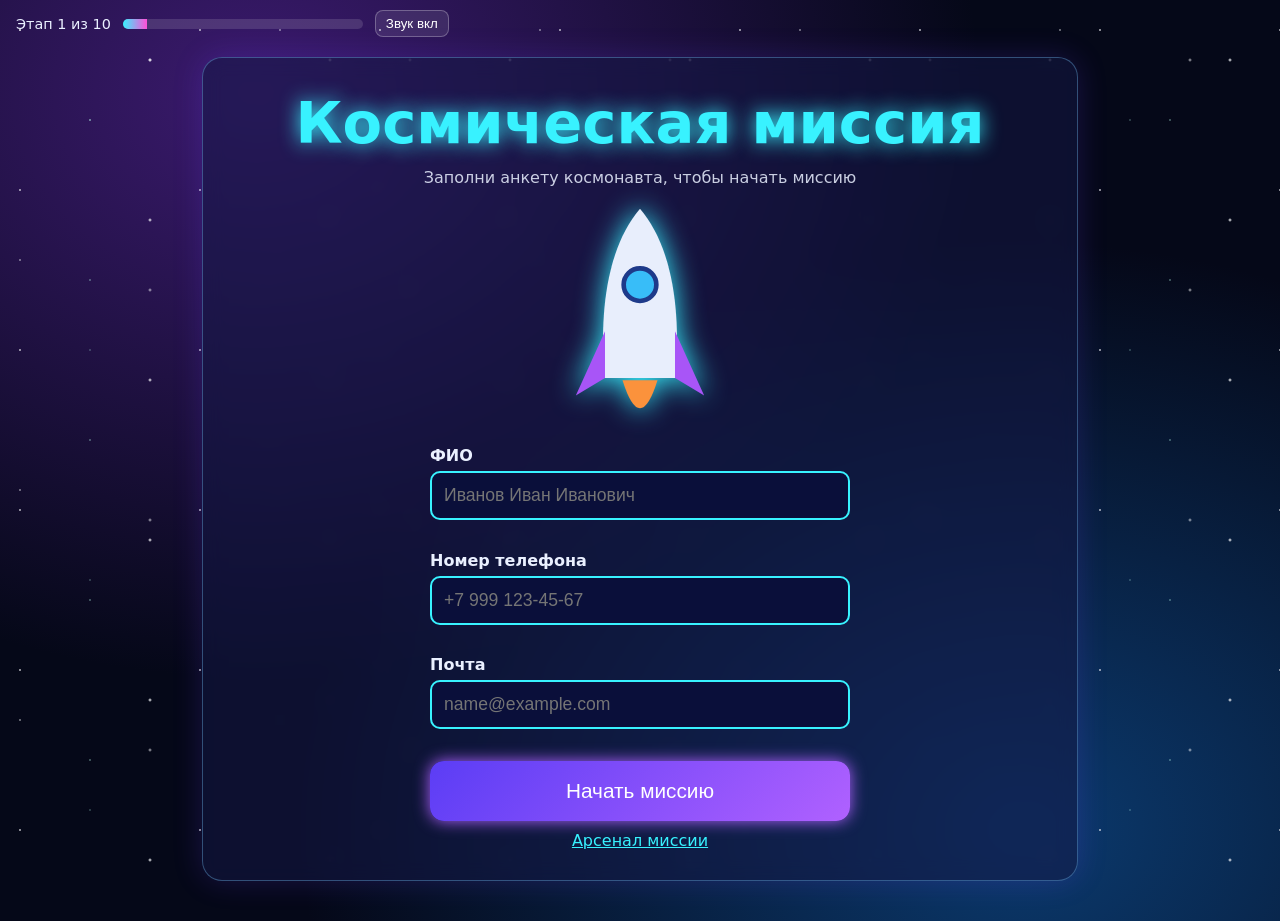
<file: Cosmic_game/index.html>
<!DOCTYPE html>
<html lang="ru">
    <head>
        <meta charset="utf-8">
        <meta name="viewport" content="width=device-width,initial-scale=1">
        <title>Главный экран — Космическая миссия</title>
        <link rel="stylesheet" href="style.css">
    </head>
    <body data-page="index">
        <main id="app"></main>
        <div id="toast" role="status" aria-live="polite"></div>
        <script src="game.js"></script>
    </body>
</html>
</file>
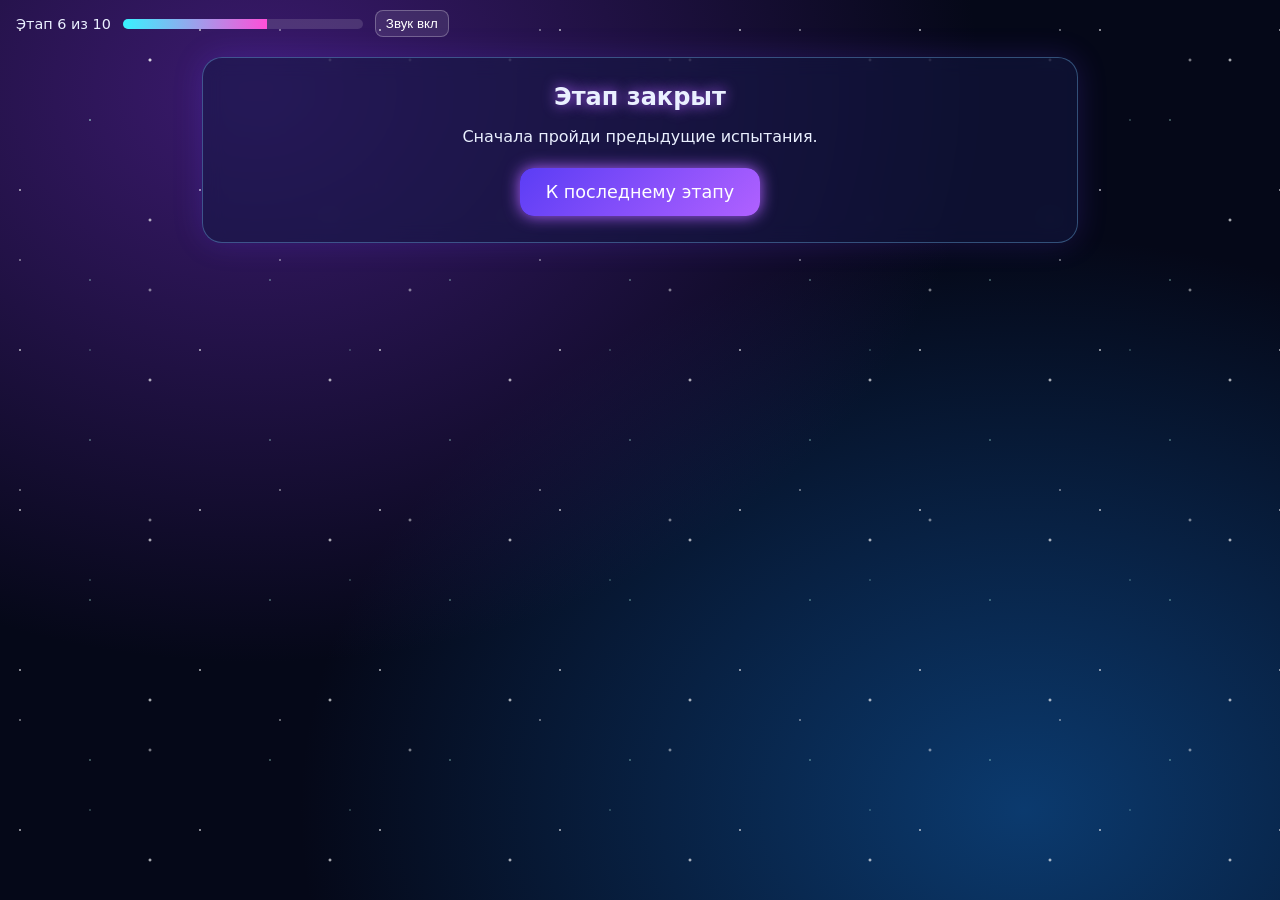
<file: Cosmic_game/alien.html>
<!DOCTYPE html>
<html lang="ru">
    <head>
        <meta charset="utf-8">
        <meta name="viewport" content="width=device-width,initial-scale=1">
        <title>Контакт — Космическая миссия</title>
        <link rel="stylesheet" href="style.css">
    </head>
    <body data-page="alien">
        <main id="app"></main>
        <div id="toast" role="status" aria-live="polite"></div>
        <script src="game.js"></script>
    </body>
</html>
</file>
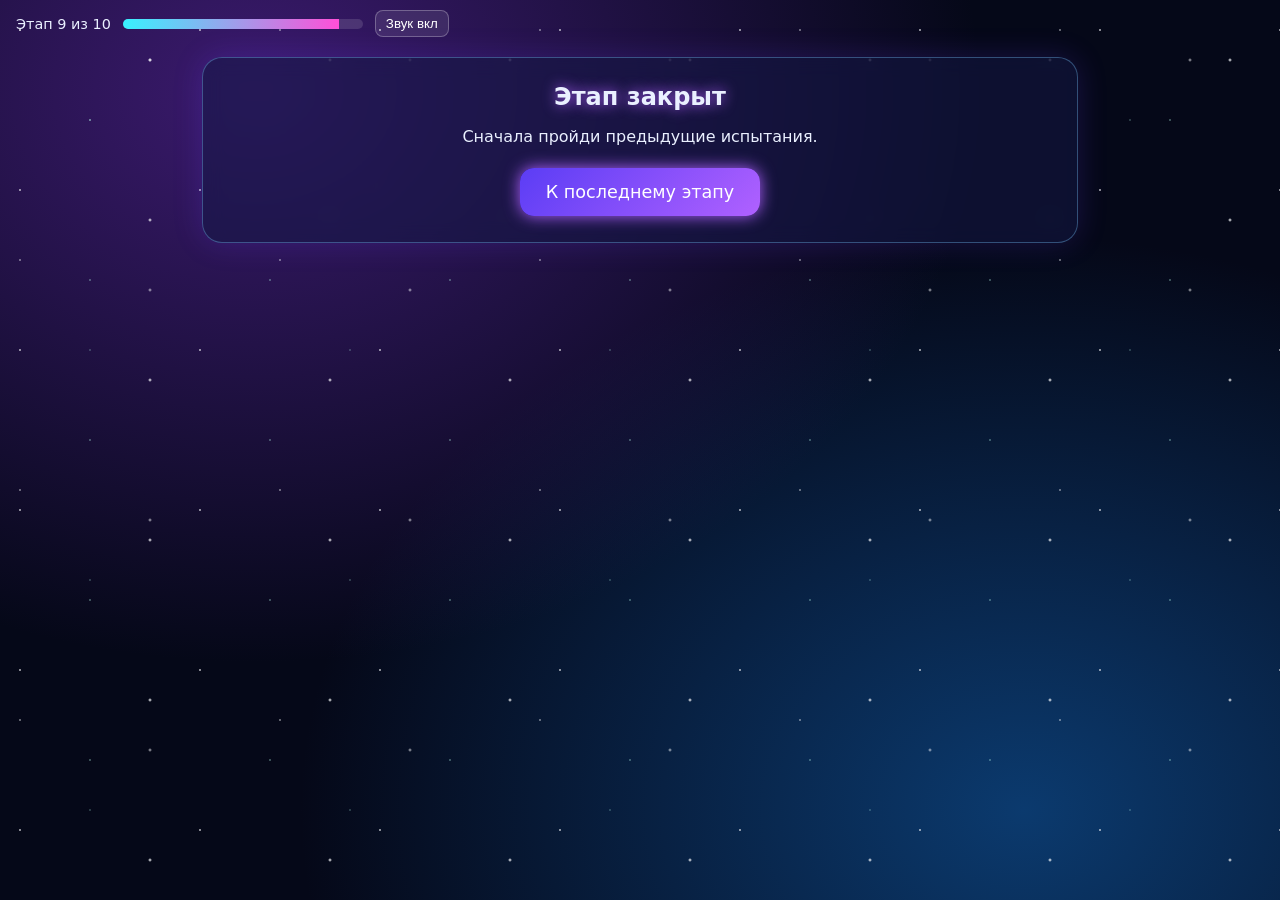
<file: Cosmic_game/boss.html>
<!DOCTYPE html>
<html lang="ru">
    <head>
        <meta charset="utf-8">
        <meta name="viewport" content="width=device-width,initial-scale=1">
        <title>Финальная битва — Космическая миссия</title>
        <link rel="stylesheet" href="style.css">
    </head>
    <body data-page="boss">
        <main id="app"></main>
        <div id="toast" role="status" aria-live="polite"></div>
        <script src="game.js"></script>
    </body>
</html>
</file>
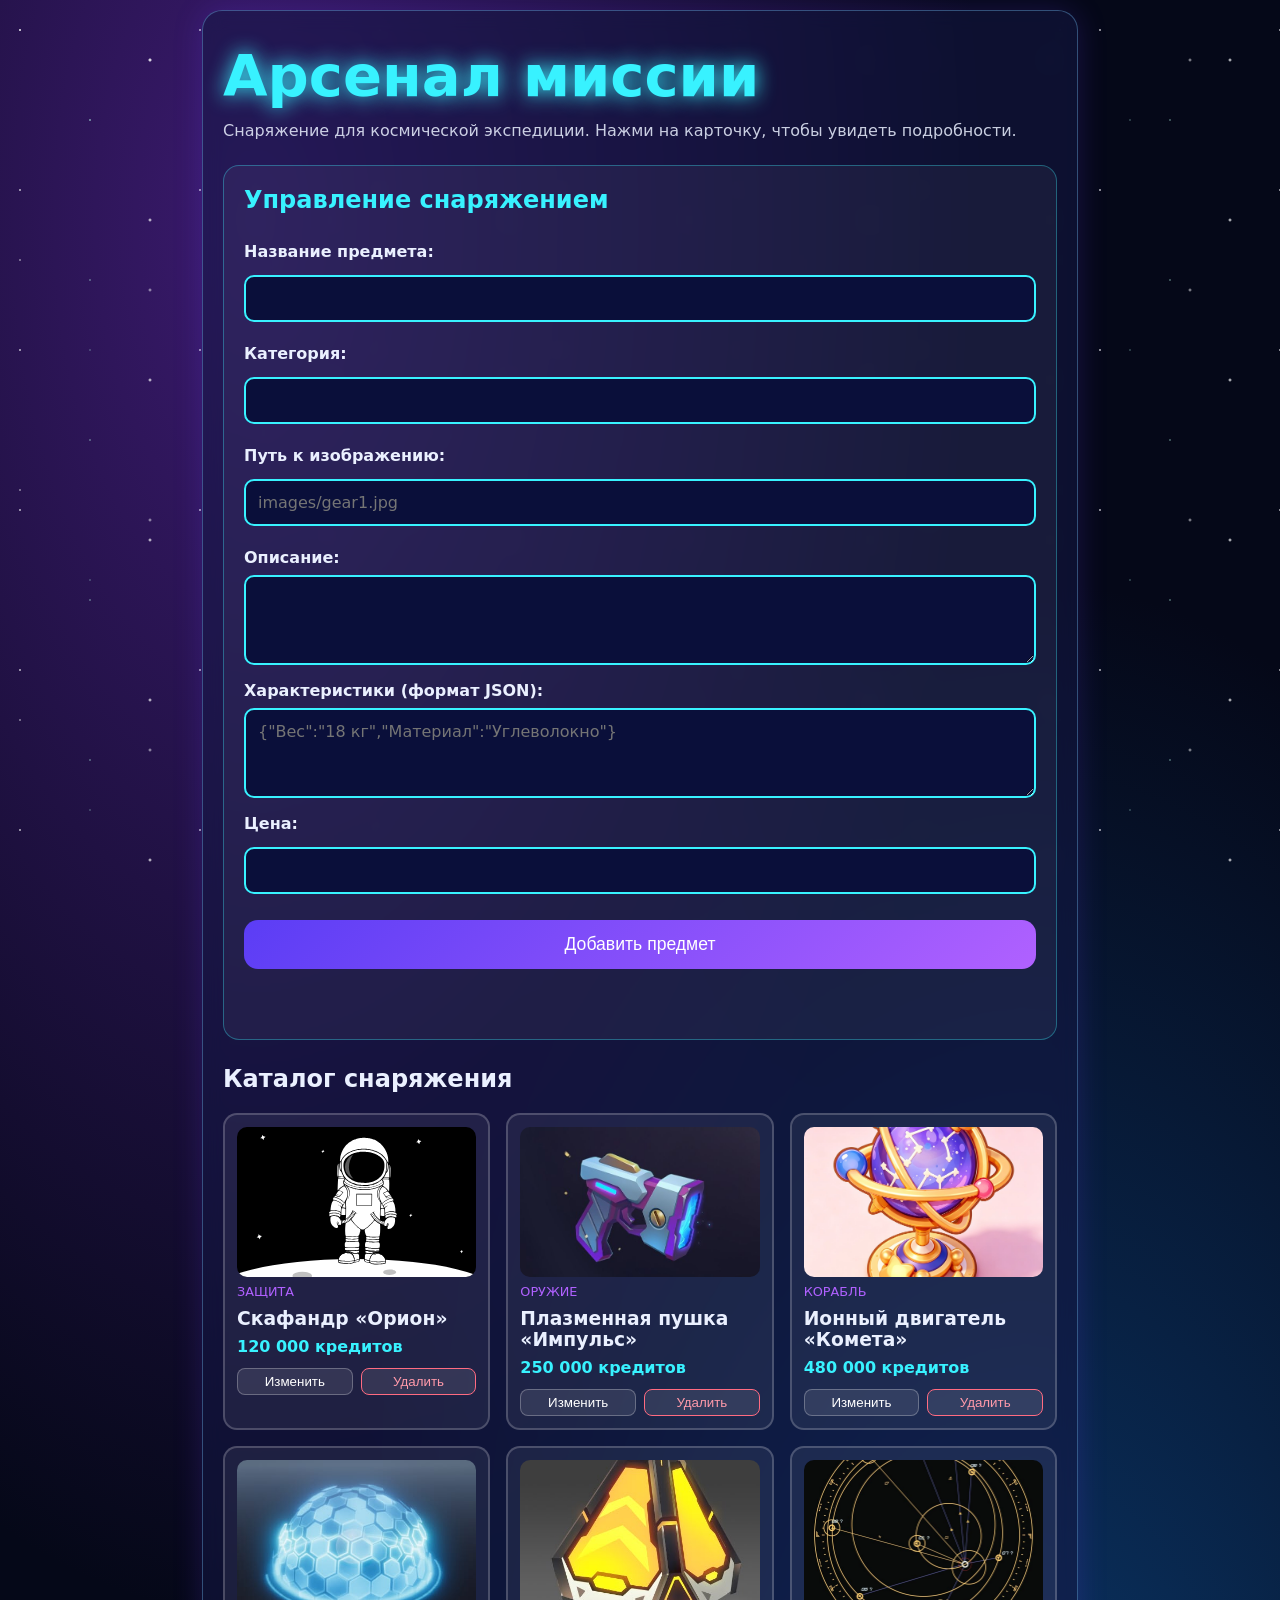
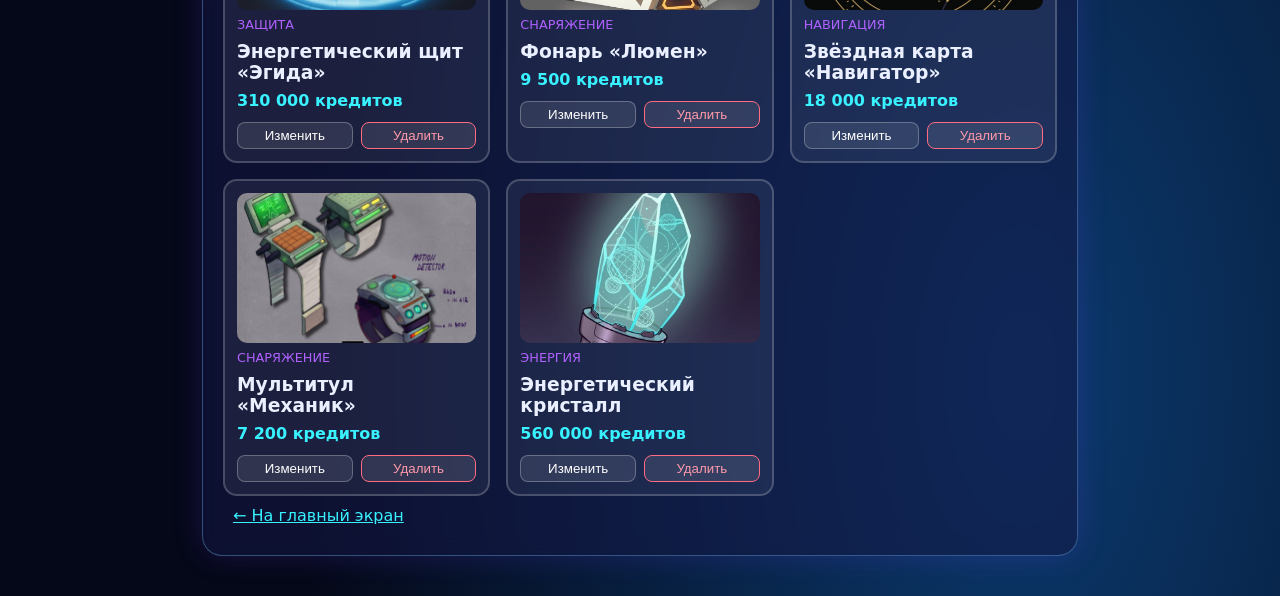
<file: Cosmic_game/catalog.html>
<!DOCTYPE html>
<html lang="ru">
<head>
  <meta charset="utf-8">
  <meta name="viewport" content="width=device-width,initial-scale=1">
  <title>Арсенал миссии — Космическая миссия</title>
  <link rel="stylesheet" href="style.css">
</head>
<body>
  <main id="app">
    <section class="panel">
      <h1 class="title">Арсенал миссии</h1>
      <p class="sub">
        Снаряжение для космической экспедиции.
        Нажми на карточку, чтобы увидеть подробности.
      </p>

      <!-- Форма добавления и редактирования -->
      <section class="gear-manager">
        <h2>Управление снаряжением</h2>

        <form id="gearForm">
          <input type="hidden" id="gearId">

          <label for="gearName">Название предмета:</label>
          <input type="text" id="gearName" required>

          <label for="gearCategory">Категория:</label>
          <input type="text" id="gearCategory" required>

          <label for="gearImage">Путь к изображению:</label>
          <input type="text" id="gearImage" placeholder="images/gear1.jpg" required>

          <label for="gearDescription">Описание:</label>
          <textarea id="gearDescription" required></textarea>

          <label for="gearSpecs">Характеристики (формат JSON):</label>
          <textarea id="gearSpecs" required placeholder='{"Вес":"18 кг","Материал":"Углеволокно"}'></textarea>

          <label for="gearPrice">Цена:</label>
          <input type="number" id="gearPrice" min="0" required>

          <button type="submit" class="btn" id="saveGear">
            Добавить предмет
          </button>

          <button type="button" class="mini hidden" id="cancelEdit">
            Отменить редактирование
          </button>
        </form>

        <p id="formMessage" class="err"></p>
      </section>

      <h2>Каталог снаряжения</h2>
      <div id="gearList" class="catalog-grid"></div>

      <a class="link" href="index.html">← На главный экран</a>
    </section>
  </main>

  <!-- Модальное окно с подробностями -->
  <div id="detailSection" class="modal hidden">
    <div class="modal-box">
      <button id="closeDetail" class="mini" aria-label="Закрыть">
        Закрыть ✕
      </button>
      <div id="detailCard"></div>
    </div>
  </div>

  <script src="gear-data.js"></script>
  <script src="catalog.js"></script>
</body>
</html>
</file>
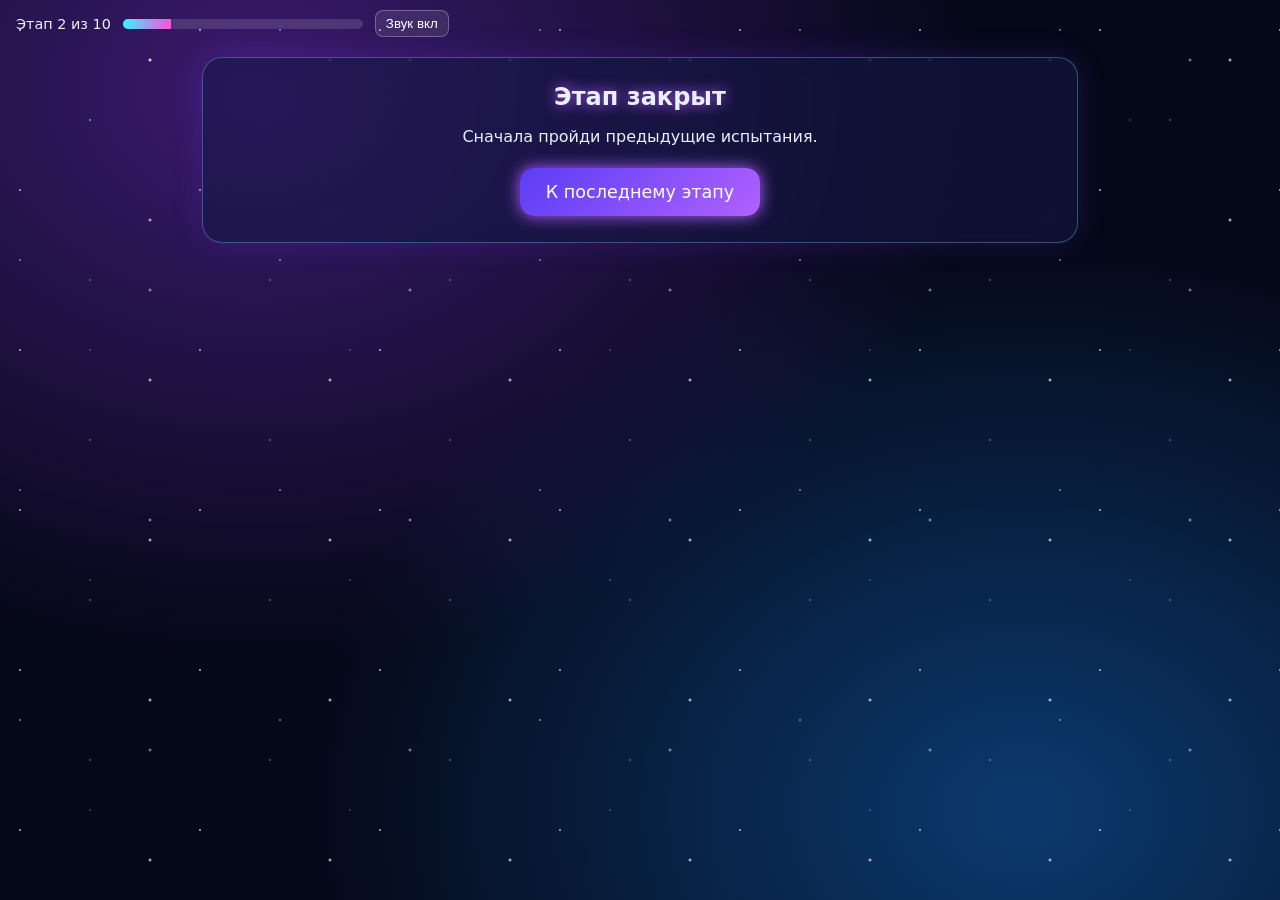
<file: Cosmic_game/customization.html>
<!DOCTYPE html>
<html lang="ru">
    <head>
        <meta charset="utf-8">
        <meta name="viewport" content="width=device-width,initial-scale=1">
        <title>Кастомизация — Космическая миссия</title>
        <link rel="stylesheet" href="style.css">
    </head>
    <body data-page="customization">
        <main id="app"></main>
        <div id="toast" role="status" aria-live="polite"></div>
        <script src="game.js"></script>
    </body>
</html>
</file>
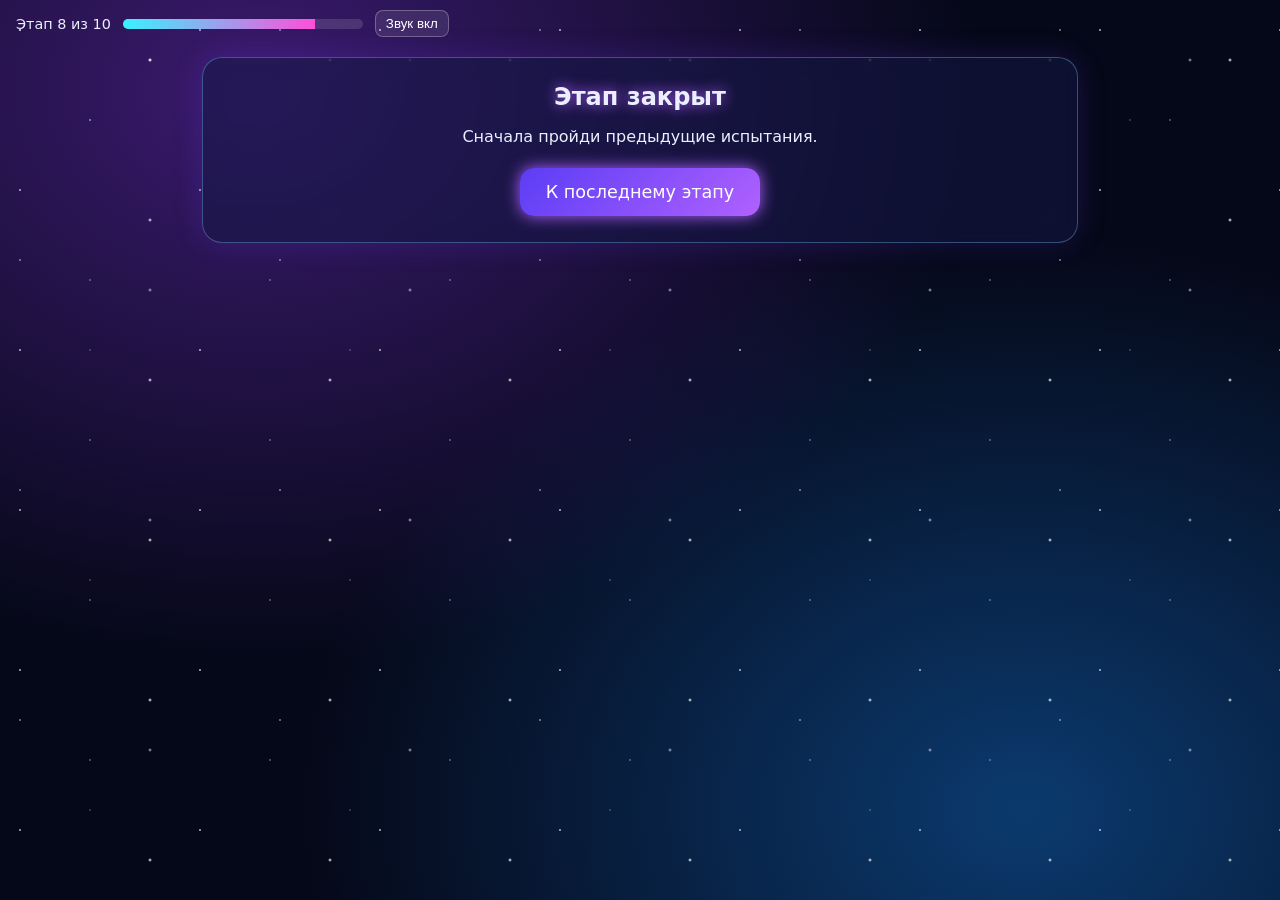
<file: Cosmic_game/darkroom.html>
<!DOCTYPE html>
<html lang="ru">
    <head>
        <meta charset="utf-8">
        <meta name="viewport" content="width=device-width,initial-scale=1">
        <title>Тёмная комната — Космическая миссия</title>
        <link rel="stylesheet" href="style.css">
    </head>
    <body data-page="darkroom">
        <main id="app"></main>
        <div id="toast" role="status" aria-live="polite"></div>
        <script src="game.js"></script>
    </body>
</html>
</file>
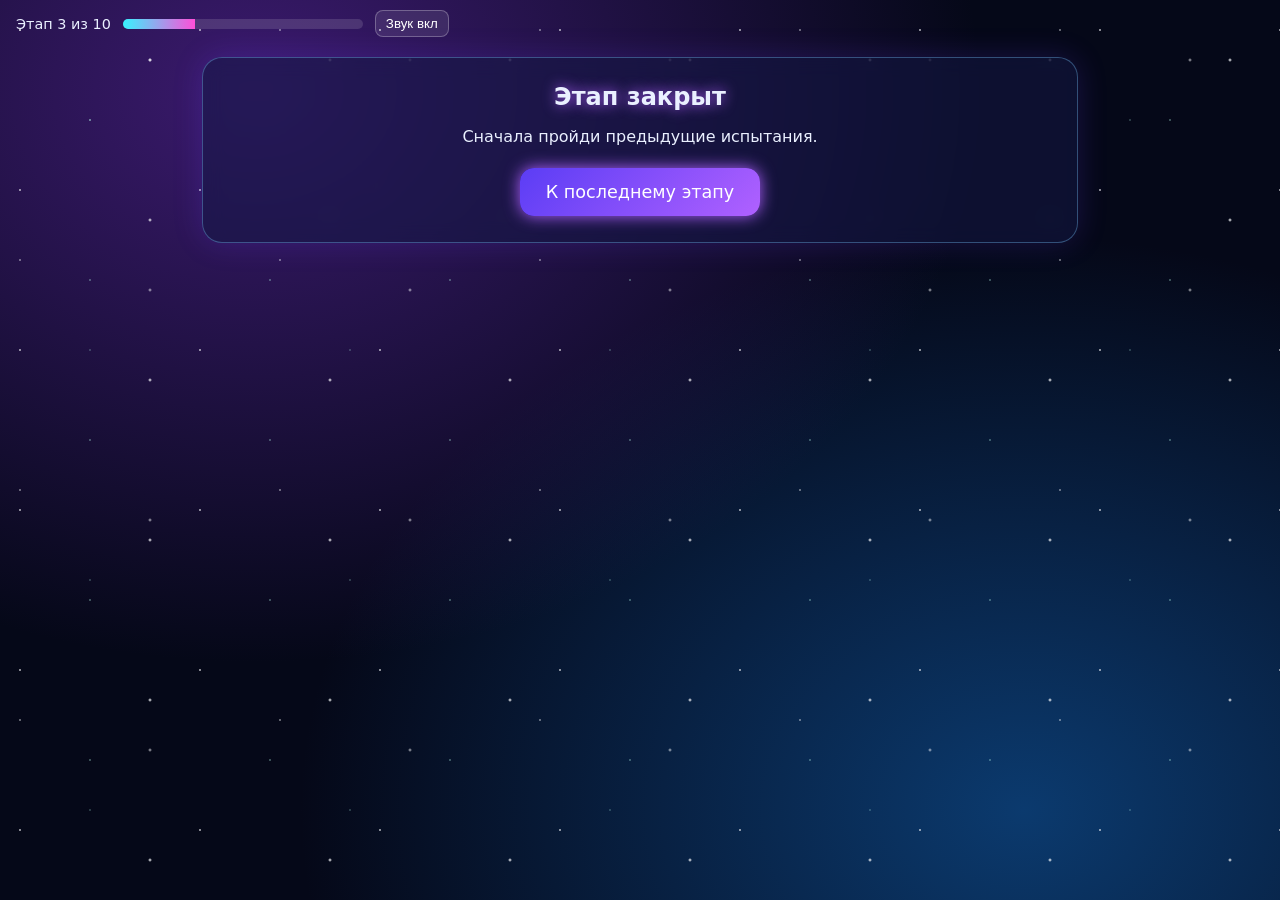
<file: Cosmic_game/flight.html>
<!DOCTYPE html>
<html lang="ru">
    <head>
        <meta charset="utf-8">
        <meta name="viewport" content="width=device-width,initial-scale=1">
        <title>Взлёт — Космическая миссия</title>
        <link rel="stylesheet" href="style.css">
    </head>
    <body data-page="flight">
        <main id="app"></main>
        <div id="toast" role="status" aria-live="polite"></div>
        <script src="game.js"></script>
    </body>
</html>
</file>
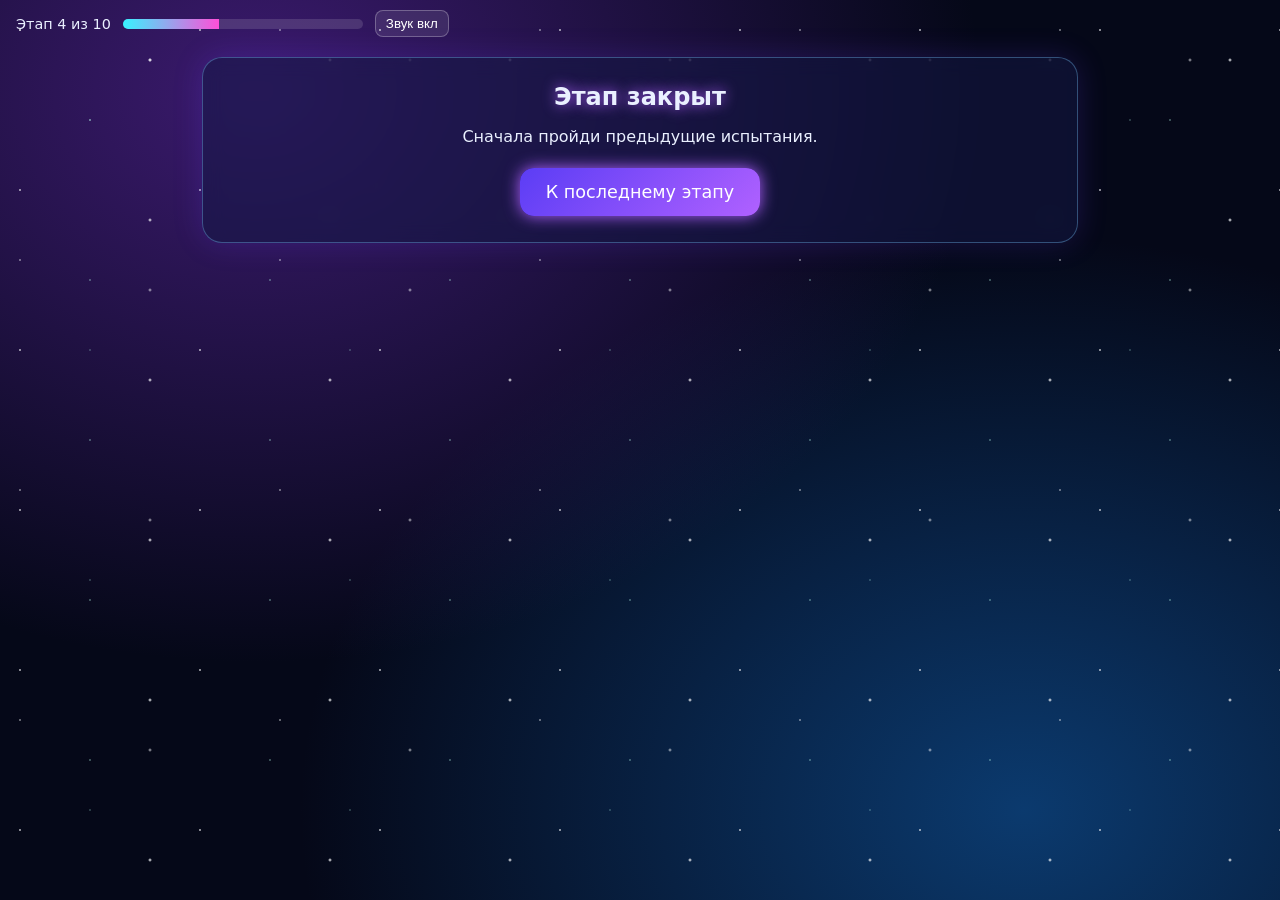
<file: Cosmic_game/knowledge.html>
<!DOCTYPE html>
<html lang="ru">
    <head>
        <meta charset="utf-8">
        <meta name="viewport" content="width=device-width,initial-scale=1">
        <title>Планета Знаний — Космическая миссия</title>
        <link rel="stylesheet" href="style.css">
    </head>
    <body data-page="knowledge">
        <main id="app"></main>
        <div id="toast" role="status" aria-live="polite"></div>
        <script src="game.js"></script>
    </body>
</html>
</file>
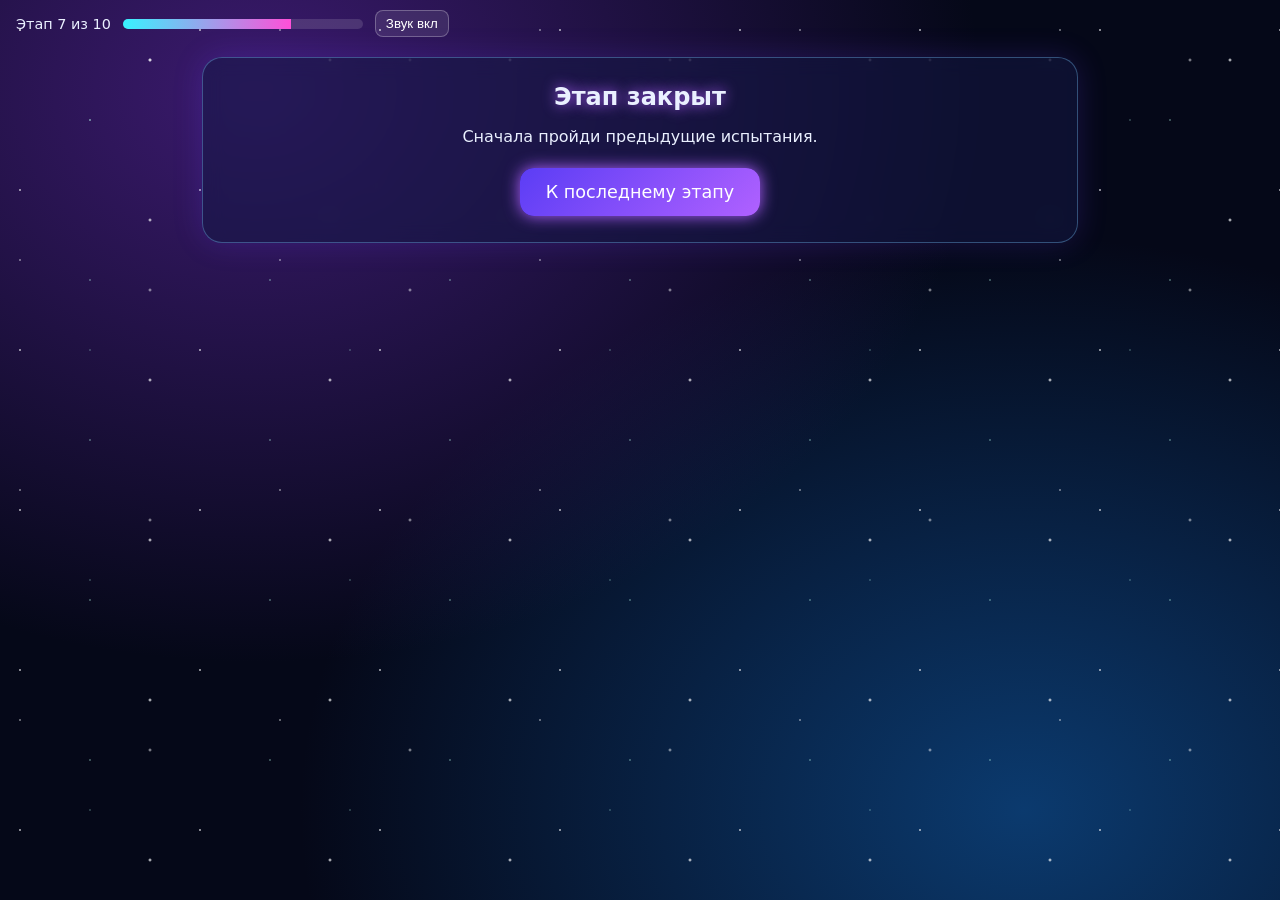
<file: Cosmic_game/maze.html>
<!DOCTYPE html>
<html lang="ru">
    <head>
        <meta charset="utf-8">
        <meta name="viewport" content="width=device-width,initial-scale=1">
        <title>Лабиринт — Космическая миссия</title>
        <link rel="stylesheet" href="style.css">
    </head>
    <body data-page="maze">
        <main id="app"></main>
        <div id="toast" role="status" aria-live="polite"></div>
        <script src="game.js"></script>
    </body>
</html>
</file>
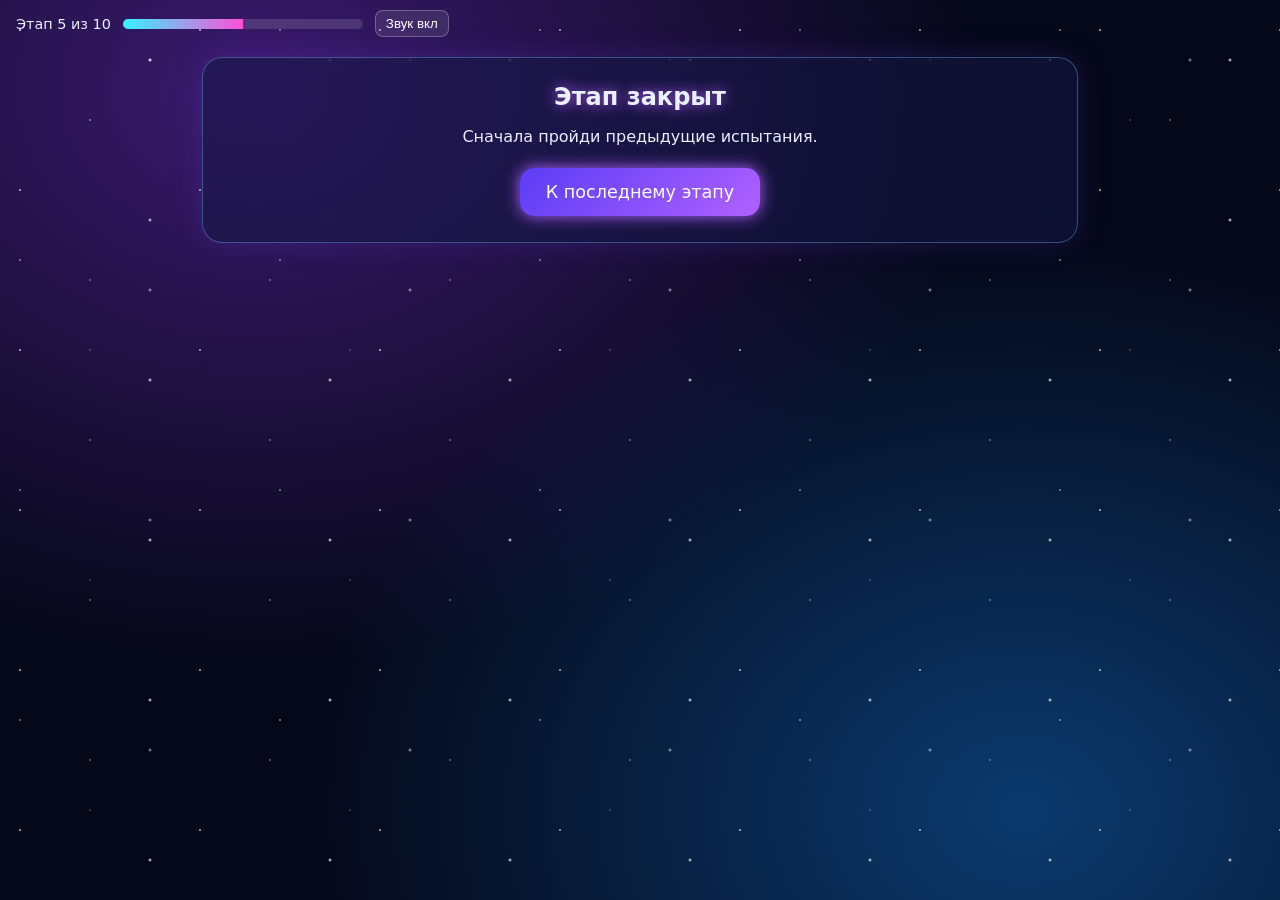
<file: Cosmic_game/repair.html>
<!DOCTYPE html>
<html lang="ru">
    <head>
        <meta charset="utf-8">
        <meta name="viewport" content="width=device-width,initial-scale=1">
        <title>Ремонт — Космическая миссия</title>
        <link rel="stylesheet" href="style.css">
    </head>
    <body data-page="repair">
        <main id="app"></main>
        <div id="toast" role="status" aria-live="polite"></div>
        <script src="game.js"></script>
    </body>
</html>
</file>
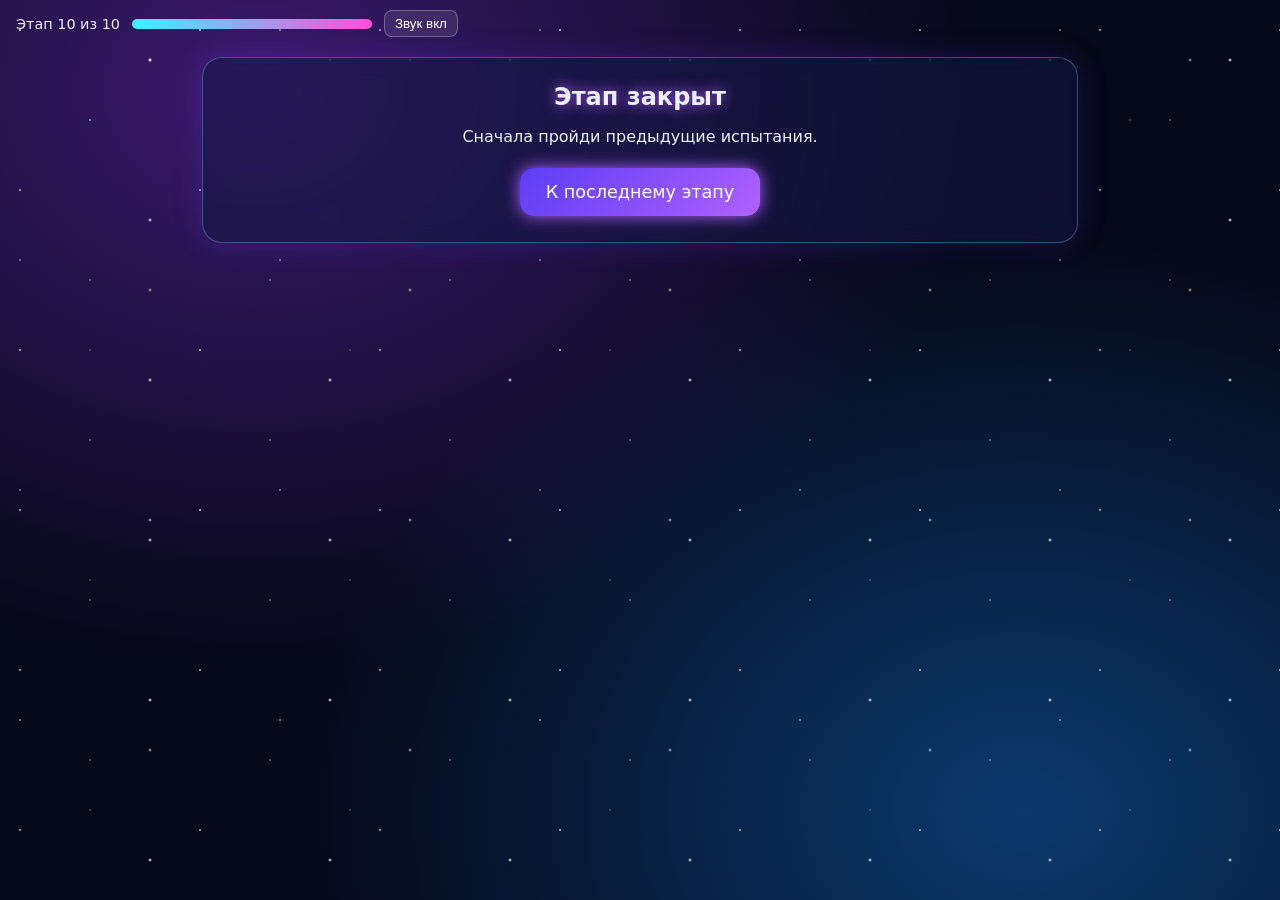
<file: Cosmic_game/victory.html>
<!DOCTYPE html>
<html lang="ru">
    <head>
        <meta charset="utf-8">
        <meta name="viewport" content="width=device-width,initial-scale=1">
        <title>Победа — Космическая миссия</title>
        <link rel="stylesheet" href="style.css">
    </head>
    <body data-page="victory">
        <main id="app"></main>
        <div id="toast" role="status" aria-live="polite"></div>
        <script src="game.js"></script>
    </body>
</html>
</file>
<file: Cosmic_game/style.css>
/* ===== Космическая миссия: стили ===== */

/* ----- Цвета для свечения (неон) ----- */
:root {
  --n: #38f2ff;
  --p: #b061ff;
  --k: #ff4fd8;
}

* {
  box-sizing: border-box;
}

/* ----- Фон страницы ----- */
body {
  margin: 0;
  min-height: 100vh;
  font-family: system-ui, "Segoe UI", sans-serif;
  color: #eaf0ff;
  background: radial-gradient(ellipse at 20% 10%, #3b1a6e 0, transparent 50%),
              radial-gradient(ellipse at 80% 90%, #0b3a6e 0, transparent 50%),
              #050818;
  transition: opacity 0.35s;
  overflow-x: hidden;
}

/* Класс out добавляется при переходе на другую страницу (плавное затухание) */
body.out {
  opacity: 0;
}

/* Звёзды: два слоя, которые мерцают */
body::before,
body::after {
  content: "";
  position: fixed;
  top: 0;
  left: 0;
  right: 0;
  bottom: 0;
  z-index: -1;
  background-image: radial-gradient(1.5px 1.5px at 20px 30px, #fff, transparent),
                    radial-gradient(1px 1px at 90px 120px, #bfe, transparent),
                    radial-gradient(2px 2px at 150px 60px, #fff, transparent);
  background-size: 180px 160px;
  animation: tw 4s infinite alternate;
}

body::after {
  background-size: 260px 230px;
  animation-delay: 2s;
  opacity: 0.7;
}

@keyframes tw {
  from {
    opacity: 0.35;
  }
  to {
    opacity: 1;
  }
}

/* ----- Верхняя панель (этап, прогресс, звук) ----- */
.hud {
  display: flex;
  gap: 12px;
  align-items: center;
  padding: 10px 16px;
  font-size: 0.9rem;
}

.bar {
  flex: 1;
  max-width: 240px;
  height: 10px;
  border-radius: 9px;
  background: #ffffff22;
  overflow: hidden;
}

.bar i {
  display: block;
  height: 100%;
  width: 0;
  background: linear-gradient(90deg, var(--n), var(--k));
  transition: width 0.2s;
}

.mini {
  background: #ffffff18;
  color: #fff;
  border: 1px solid #fff4;
  border-radius: 8px;
  padding: 5px 10px;
  cursor: pointer;
}

/* ----- Основной контейнер и стеклянная панель ----- */
#app {
  max-width: 900px;
  margin: 0 auto;
  padding: 10px 12px 40px;
}

.panel {
  background: rgba(20, 25, 70, 0.55);
  backdrop-filter: blur(10px);
  border: 1px solid rgba(120, 200, 255, 0.35);
  border-radius: 20px;
  padding: 20px;
  box-shadow: 0 0 30px #6d3dff33;
}

.center {
  text-align: center;
}

.row {
  display: flex;
  gap: 24px;
  flex-wrap: wrap;
  align-items: center;
  justify-content: center;
}

/* ----- Текст ----- */
h1 {
  margin: 0.2em 0;
  text-shadow: 0 0 14px var(--p);
}

.title {
  font-size: clamp(2rem, 7vw, 3.6rem);
  color: var(--n);
  text-shadow: 0 0 20px var(--n);
}

.sub {
  opacity: 0.85;
  margin: 0.2em 0 1em;
}

.err {
  color: #ff6b81;
  min-height: 1.4em;
}

/* ----- Кнопки ----- */
.btn {
  padding: 14px 26px;
  font-size: 1.1rem;
  border: 0;
  border-radius: 14px;
  color: #fff;
  cursor: pointer;
  margin: 6px;
  background: linear-gradient(135deg, #5b3df5, #b061ff);
  transition: 0.2s;
  text-decoration: none;
  display: inline-block;
}

/* Неоновое свечение при наведении */
.btn:hover {
  transform: translateY(-2px);
  box-shadow: 0 0 22px var(--n), 0 0 40px var(--p);
}

.glow {
  box-shadow: 0 0 16px var(--p);
}

.big {
  font-size: 1.5rem;
  padding: 18px 40px;
}

.btn:disabled {
  opacity: 0.5;
  pointer-events: none;
}

.link {
  display: block;
  color: var(--n);
  margin: 10px;
}

/* ----- Всплывающие уведомления ----- */
#toast {
  position: fixed;
  left: 50%;
  top: 60px;
  transform: translate(-50%, -30px);
  padding: 12px 22px;
  border-radius: 12px;
  opacity: 0;
  pointer-events: none;
  transition: 0.3s;
  z-index: 50;
  font-weight: 600;
}

#toast.show {
  opacity: 1;
  transform: translate(-50%, 0);
}

#toast.ok {
  background: #0e7490;
}

#toast.bad {
  background: #be123c;
}

/* ----- Корабль (парит) ----- */
.ship {
  width: 140px;
  display: block;
  margin: 10px auto;
  animation: fl 3s ease-in-out infinite;
  filter: drop-shadow(0 0 14px var(--n));
}

@keyframes fl {
  50% {
    transform: translateY(-14px);
  }
}

/* Подготовка к запуску: корабль трясётся и улетает вверх */
.prep .ship {
  animation: shake 0.1s infinite, go 1s 0.1s forwards;
}

@keyframes shake {
  50% {
    transform: translateX(4px);
  }
}

@keyframes go {
  to {
    transform: translateY(-300px) scale(0.6);
  }
}

/* ----- Страница 1: форма ----- */
.sform {
  max-width: 420px;
  margin: 10px auto;
  text-align: left;
}

.field {
  margin-bottom: 8px;
}

.field label {
  font-weight: 600;
}

.field.bad input {
  border-color: #f43f5e;
  box-shadow: 0 0 12px #f43f5e88;
}

.ferr {
  display: block;
  min-height: 1.2em;
  color: #ff6b81;
  font-size: 0.85rem;
}

.sform .btn {
  display: block;
  width: 100%;
  margin: 10px 0 0;
  font-size: 1.3rem;
}

.prep .sform {
  opacity: 0.4;
  pointer-events: none;
}

/* ----- Страница 2: кастомизация ----- */
.astro {
  width: 170px;
}

.pv {
  text-align: center;
}

.pv b {
  display: block;
  font-size: 1.3rem;
  min-height: 1.6em;
}

input {
  width: 100%;
  padding: 12px;
  font-size: 1.1rem;
  border-radius: 10px;
  border: 2px solid var(--n);
  background: #0a0f3a;
  color: #fff;
  margin: 6px 0;
}

.colors {
  display: flex;
  gap: 12px;
  margin: 10px 0;
}

/* Цветная кнопка скафандра (цвет задаётся из JS через --c) */
.sw {
  width: 56px;
  height: 56px;
  border-radius: 50%;
  background: var(--c);
  border: 3px solid #fff5;
  cursor: pointer;
  transition: 0.2s;
}

.sw:hover {
  transform: scale(1.1);
}

/* Выбранный цвет */
.sw.on {
  border-color: #fff;
  box-shadow: 0 0 20px var(--c);
  transform: scale(1.15);
}

/* ----- Страница 3: звёздный маршрут ----- */
.map {
  width: 100%;
  max-width: 520px;
  display: block;
  margin: auto;
  background: #00001e66;
  border-radius: 14px;
  border: 2px solid #38f2ff55;
  touch-action: none;
}

/* Красная подсветка при ошибке */
.map.bad {
  border-color: #f43f5e;
  box-shadow: 0 0 25px #f43f5e;
}

.pt circle {
  fill: #1e2a78;
  stroke: var(--n);
  stroke-width: 3;
  cursor: pointer;
}

.pt text {
  fill: #fff;
  font-weight: 700;
  font-size: 18px;
  pointer-events: none;
}

/* Правильно соединённая точка светится голубым */
.pt.ok circle {
  fill: #0e7490;
  filter: drop-shadow(0 0 8px var(--n));
}

line {
  stroke: var(--n);
  stroke-width: 4;
  stroke-linecap: round;
}

/* Корабль улетает после построения маршрута */
.flyship {
  position: fixed;
  left: 50%;
  bottom: -200px;
  width: 90px;
  margin-left: -45px;
  animation: up 2.2s forwards;
  z-index: 20;
}

@keyframes up {
  to {
    bottom: 110%;
  }
}

/* ----- Страница 4: Планета Знаний ----- */
.planet {
  width: 100%;
  max-height: 120px;
}

.cnt {
  font-size: 1.2rem;
  color: var(--n);
  font-weight: 700;
}

.cards {
  display: grid;
  grid-template-columns: repeat(auto-fit, minmax(130px, 1fr));
  gap: 10px;
}

.card {
  padding: 14px;
  font-size: 1.3rem;
  border-radius: 14px;
  border: 2px solid #fff3;
  background: #ffffff10;
  color: #fff;
  cursor: pointer;
}

.card.sel {
  border-color: var(--n);
  box-shadow: 0 0 16px var(--n);
}

.card.done {
  border-color: #4ade80;
  background: #14532d88;
}

/* Кристалл на карточке */
.gem {
  display: inline-block;
  width: 14px;
  height: 14px;
  background: #555;
  transform: rotate(45deg);
  margin-right: 10px;
}

.done .gem {
  background: #4ade80;
  box-shadow: 0 0 12px #4ade80;
}

/* Калькулятор */
.calc {
  display: grid;
  grid-template-columns: repeat(3, 1fr);
  gap: 8px;
  max-width: 300px;
  margin: 14px auto;
}

.calc output {
  grid-column: 1 / -1;
  background: #000a;
  border-radius: 10px;
  padding: 10px;
  font-size: 1.6rem;
  text-align: right;
  min-height: 52px;
}

.k {
  padding: 14px;
  font-size: 1.3rem;
  border-radius: 10px;
  border: 0;
  background: #3b3f9a;
  color: #fff;
  cursor: pointer;
}

.k:hover {
  background: #5b5fd8;
}

.k.ok {
  grid-column: span 2;
  background: #0e9f6e;
}

/* ----- Страница 5: ремонт двигателя ----- */
.eng {
  width: 200px;
  display: block;
  margin: auto;
}

/* Двигатель после ремонта: зелёный и мигает */
.eng.fixed rect {
  fill: #22c55e;
  animation: pulse 0.5s 4;
}

@keyframes pulse {
  50% {
    filter: brightness(2);
  }
}

.slots,
.tray {
  display: flex;
  gap: 14px;
  justify-content: center;
  flex-wrap: wrap;
  margin: 14px 0;
}

.slot {
  width: 130px;
  height: 130px;
  background: #0006;
  border-radius: 14px;
}

/* Собранная фигура подсвечивается зелёным */
.slot.ok {
  filter: drop-shadow(0 0 8px #4ade80);
}

.slot.ok * {
  stroke: #4ade80;
}

.slot.ok .fill * {
  fill: #22c55e;
}

/* Фрагмент, который можно перетаскивать */
.frag {
  width: 80px;
  height: 80px;
  touch-action: none;
  cursor: grab;
  background: #ffffff10;
  border-radius: 10px;
}

/* Фрагмент в момент перетаскивания следует за курсором */
.frag.drag {
  position: fixed;
  z-index: 30;
  pointer-events: none;
  cursor: grabbing;
}

/* ----- Страница 6: пришелец ----- */
.alien {
  width: 170px;
  display: block;
  margin: auto;
}

.dlg {
  background: #000a;
  border: 1px solid var(--n);
  border-radius: 14px;
  padding: 14px;
  margin: 12px 0;
  font-size: 1.1rem;
}

.opt {
  display: block;
  width: 100%;
  text-align: left;
  margin: 8px 0;
}

/* ----- Страница 7: лабиринт ----- */
.maze {
  position: relative;
  display: grid;
  width: 100%;
  max-width: 560px;
  margin: 10px auto;
  background: #05072a;
  border: 2px solid var(--n);
  border-radius: 10px;
}

.maze div {
  min-width: 0;
}

.maze .w {
  background: #2a2f7a;
  box-shadow: inset 0 0 5px #8b9bff;
}

/* Стена с другим оттенком (декор станции) */
.maze .w2 {
  background: #3a3f9a;
}

/* Выход */
.maze .e {
  background: radial-gradient(#4ade80, #064e3b);
  box-shadow: 0 0 14px #4ade80;
  transition: 0.8s;
}

/* Открытый шлюз */
.maze .e.open {
  background: #000;
  transform: scale(1.3);
}

.maze .pl {
  position: absolute;
  transition: left 0.08s, top 0.08s;
}

.maze .pl svg {
  width: 100%;
  height: 100%;
}

/* Кнопки направления: видны только на телефонах */
.dpad {
  display: none;
  justify-content: center;
  gap: 8px;
}

.dpad .k {
  width: 64px;
}

@media (pointer: coarse), (max-width: 700px) {
  .dpad {
    display: flex;
  }
}

/* ----- Страница 8: тёмная комната ----- */
.room {
  position: relative;
  height: 380px;
  background: linear-gradient(#1a1f4a, #0b0e2a);
  border-radius: 14px;
  overflow: hidden;
  touch-action: none;
  cursor: none;
}

/* Предмет (цвет задаётся из JS через --c) */
.item {
  position: absolute;
  padding: 10px 12px;
  border: 0;
  border-radius: 10px;
  background: var(--c);
  color: #111;
  font-weight: 700;
  cursor: pointer;
}

/* Темнота с круглым "окном" фонарика (--x и --y задаются из JS) */
.dark {
  position: absolute;
  top: 0;
  left: 0;
  right: 0;
  bottom: 0;
  pointer-events: none;
  background: radial-gradient(circle 120px at var(--x, 50%) var(--y, 50%), transparent 55%, rgba(0, 0, 8, 0.97) 100%);
}

/* ----- Страница 9: финальная битва ----- */
.arena {
  position: relative;
  height: 440px;
  background: linear-gradient(#1b0e3d, #050818);
  border-radius: 14px;
  overflow: hidden;
  user-select: none;
}

/* Тряска при получении урона */
.arena.hurt {
  animation: hurt 0.4s;
}

@keyframes hurt {
  25% {
    transform: translateX(-8px);
    box-shadow: inset 0 0 60px red;
  }
  75% {
    transform: translateX(8px);
  }
}

.boss {
  position: absolute;
  left: 20%;
  top: -20px;
  width: 60%;
}

/* Вспышка при попадании */
.boss.flash {
  filter: brightness(2.2);
}

/* Рука босса (высота меняется из JS) */
.arm {
  position: absolute;
  top: 130px;
  width: 26px;
  height: 40px;
  background: linear-gradient(#7c3aed, #a855f7);
  border-radius: 13px;
  cursor: crosshair;
  box-shadow: 0 0 12px var(--p);
}

/* Кисть на конце руки */
.arm::after {
  content: "";
  position: absolute;
  bottom: -18px;
  left: -14px;
  width: 54px;
  height: 36px;
  border-radius: 50%;
  background: #c084fc;
}

.shipb {
  position: absolute;
  bottom: 0;
  left: 50%;
  width: 70px;
  margin-left: -35px;
}

.shipb .ship {
  width: 70px;
  animation: none;
}

/* Вспышка выстрела */
.shot {
  position: absolute;
  width: 40px;
  height: 40px;
  margin: -20px;
  border-radius: 50%;
  background: radial-gradient(#fff, var(--n), transparent);
  animation: sh 0.3s forwards;
  pointer-events: none;
}

@keyframes sh {
  to {
    transform: scale(2);
    opacity: 0;
  }
}

.hudb {
  display: flex;
  gap: 16px;
  align-items: center;
  margin-bottom: 8px;
}

.bar.big {
  height: 16px;
  max-width: none;
}

/* ----- Страница 10: победа ----- */
.conf {
  position: fixed;
  top: -20px;
  width: 10px;
  height: 14px;
  animation: fall linear infinite;
  z-index: 5;
  pointer-events: none;
}

@keyframes fall {
  to {
    transform: translateY(110vh) rotate(720deg);
  }
}

.fly2 .ship {
  width: 160px;
}

/* ----- Арсенал миссии (catalog.html): List и Detail ----- */
.hidden {
  display: none !important;
}

.catalog-grid {
  display: grid;
  grid-template-columns: repeat(auto-fit, minmax(210px, 1fr));
  gap: 16px;
}

.gear-card {
  background: #ffffff10;
  border: 2px solid #fff3;
  border-radius: 14px;
  padding: 12px;
  cursor: pointer;
  transition: 0.2s;
}

.gear-card:hover,
.gear-card:focus {
  border-color: var(--n);
  box-shadow: 0 0 18px var(--n);
  transform: translateY(-3px);
  outline: none;
}

.gear-card h3 {
  margin: 8px 0;
}

.gear-img {
  width: 100%;
  height: 150px;
  object-fit: cover;
  border-radius: 10px;
}

.gear-cat {
  font-size: 0.8rem;
  color: var(--p);
  text-transform: uppercase;
}

.product-price {
  color: var(--n);
  font-weight: 700;
  margin: 6px 0 0;
}

/* Модальное окно */
.modal {
  position: fixed;
  top: 0;
  left: 0;
  right: 0;
  bottom: 0;
  background: rgba(0, 0, 10, 0.75);
  display: flex;
  align-items: center;
  justify-content: center;
  padding: 12px;
  z-index: 60;
}

.modal-box {
  background: #101650;
  border: 1px solid var(--n);
  border-radius: 20px;
  padding: 20px;
  max-width: 520px;
  width: 100%;
  max-height: 90vh;
  overflow-y: auto;
  box-shadow: 0 0 40px var(--p);
}

.detail-img {
  width: 100%;
  max-height: 220px;
  object-fit: cover;
  border-radius: 12px;
}

.detail-desc {
  line-height: 1.5;
}

.detail-specs ul {
  padding-left: 20px;
  line-height: 1.7;
}


/* ========================================
   CRUD — управление каталогом снаряжения
======================================== */

.gear-manager {
  margin: 25px 0;
  padding: 20px;
  background: #ffffff0c;
  border: 1px solid #38f2ff55;
  border-radius: 16px;
}

.gear-manager h2 {
  color: var(--n);
  margin-top: 0;
}

#gearForm {
  display: flex;
  flex-direction: column;
  gap: 8px;
  text-align: left;
}

#gearForm label {
  font-weight: 600;
  margin-top: 8px;
}

#gearForm input,
#gearForm textarea {
  width: 100%;
  padding: 12px;
  font: inherit;
  color: #fff;
  background: #0a0f3a;
  border: 2px solid var(--n);
  border-radius: 10px;
}

#gearForm textarea {
  min-height: 90px;
  resize: vertical;
}

#gearForm input:focus,
#gearForm textarea:focus {
  outline: none;
  box-shadow: 0 0 12px #38f2ff88;
}

#gearForm .btn {
  margin: 12px 0 0;
}

#cancelEdit {
  margin-top: 8px;
  padding: 10px;
}

.gear-actions {
  display: flex;
  gap: 8px;
  flex-wrap: wrap;
  margin-top: 12px;
}

.gear-actions button {
  flex: 1;
  min-width: 90px;
}

.delete-btn {
  border-color: #ff6b81;
  color: #ff9aaa;
}

.delete-btn:hover {
  background: #be123c;
  color: #fff;
}

#formMessage {
  min-height: 22px;
  margin-top: 12px;
}
</file>
